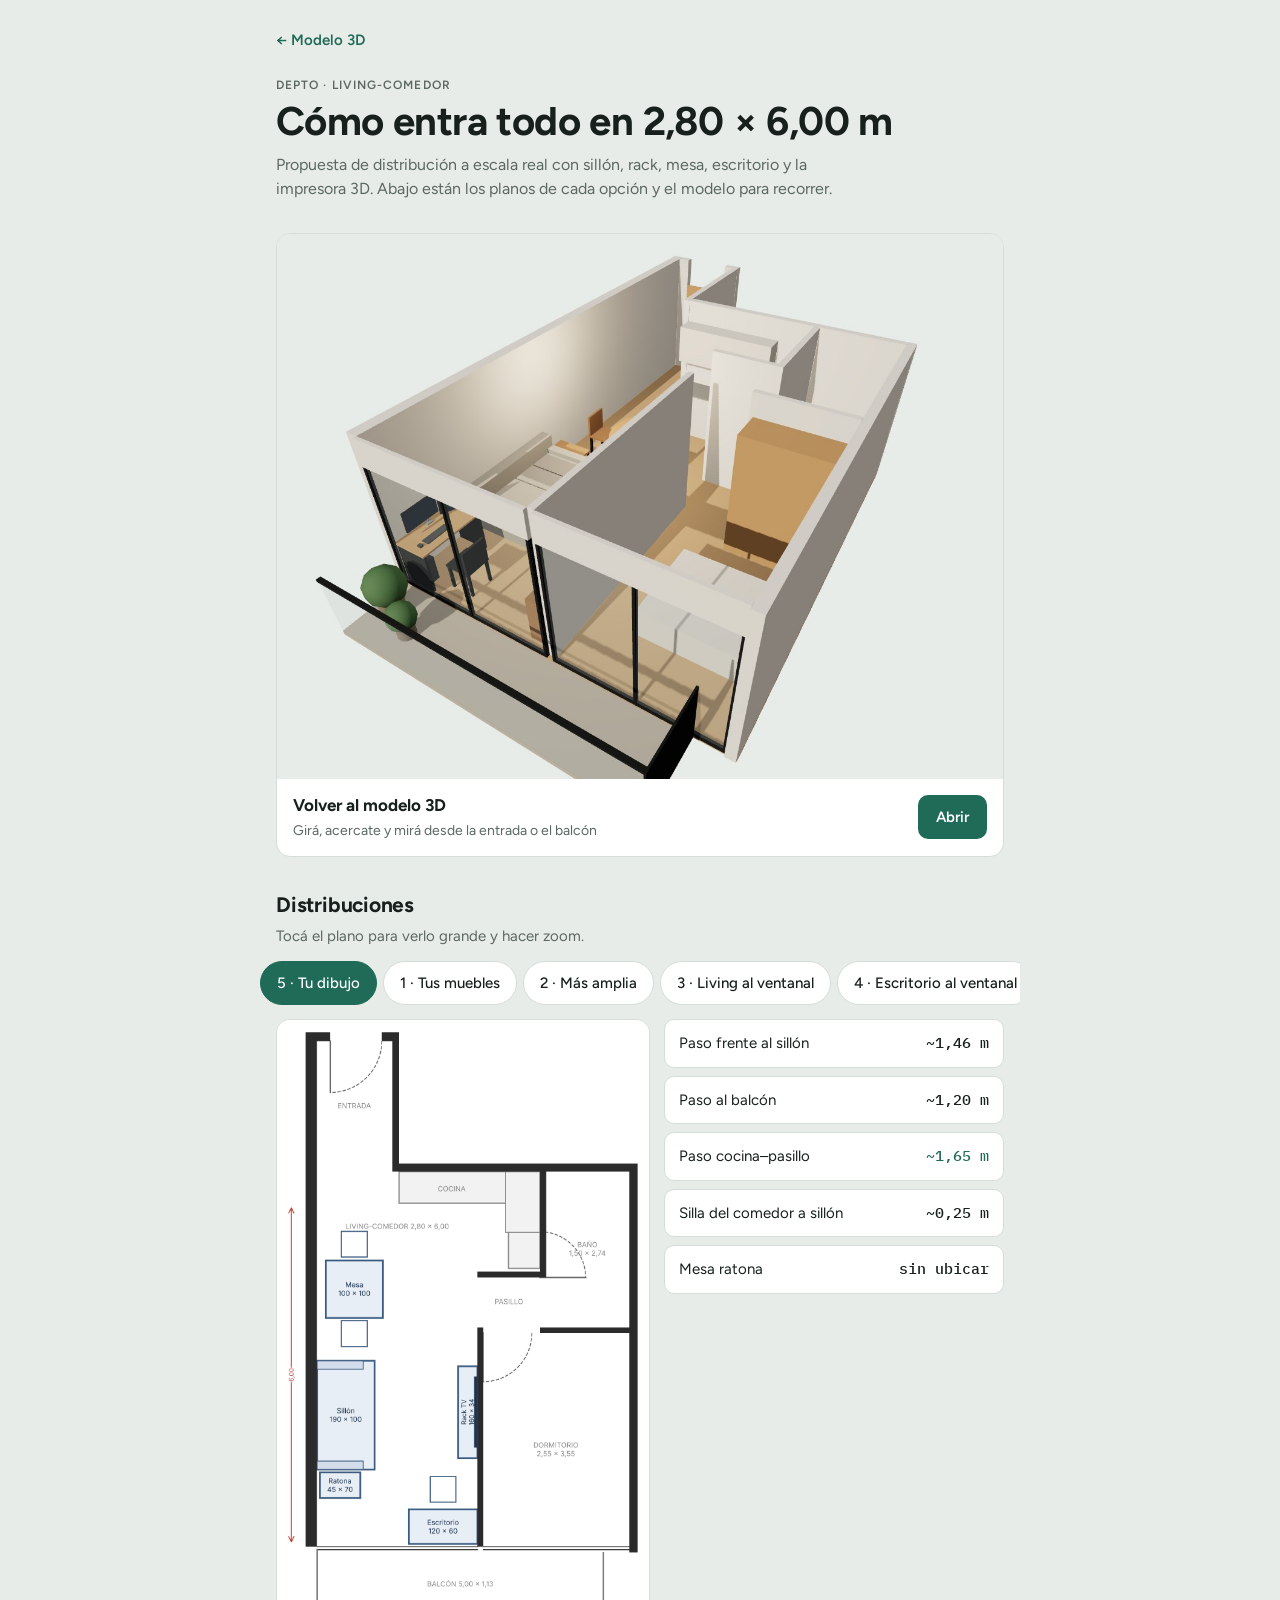
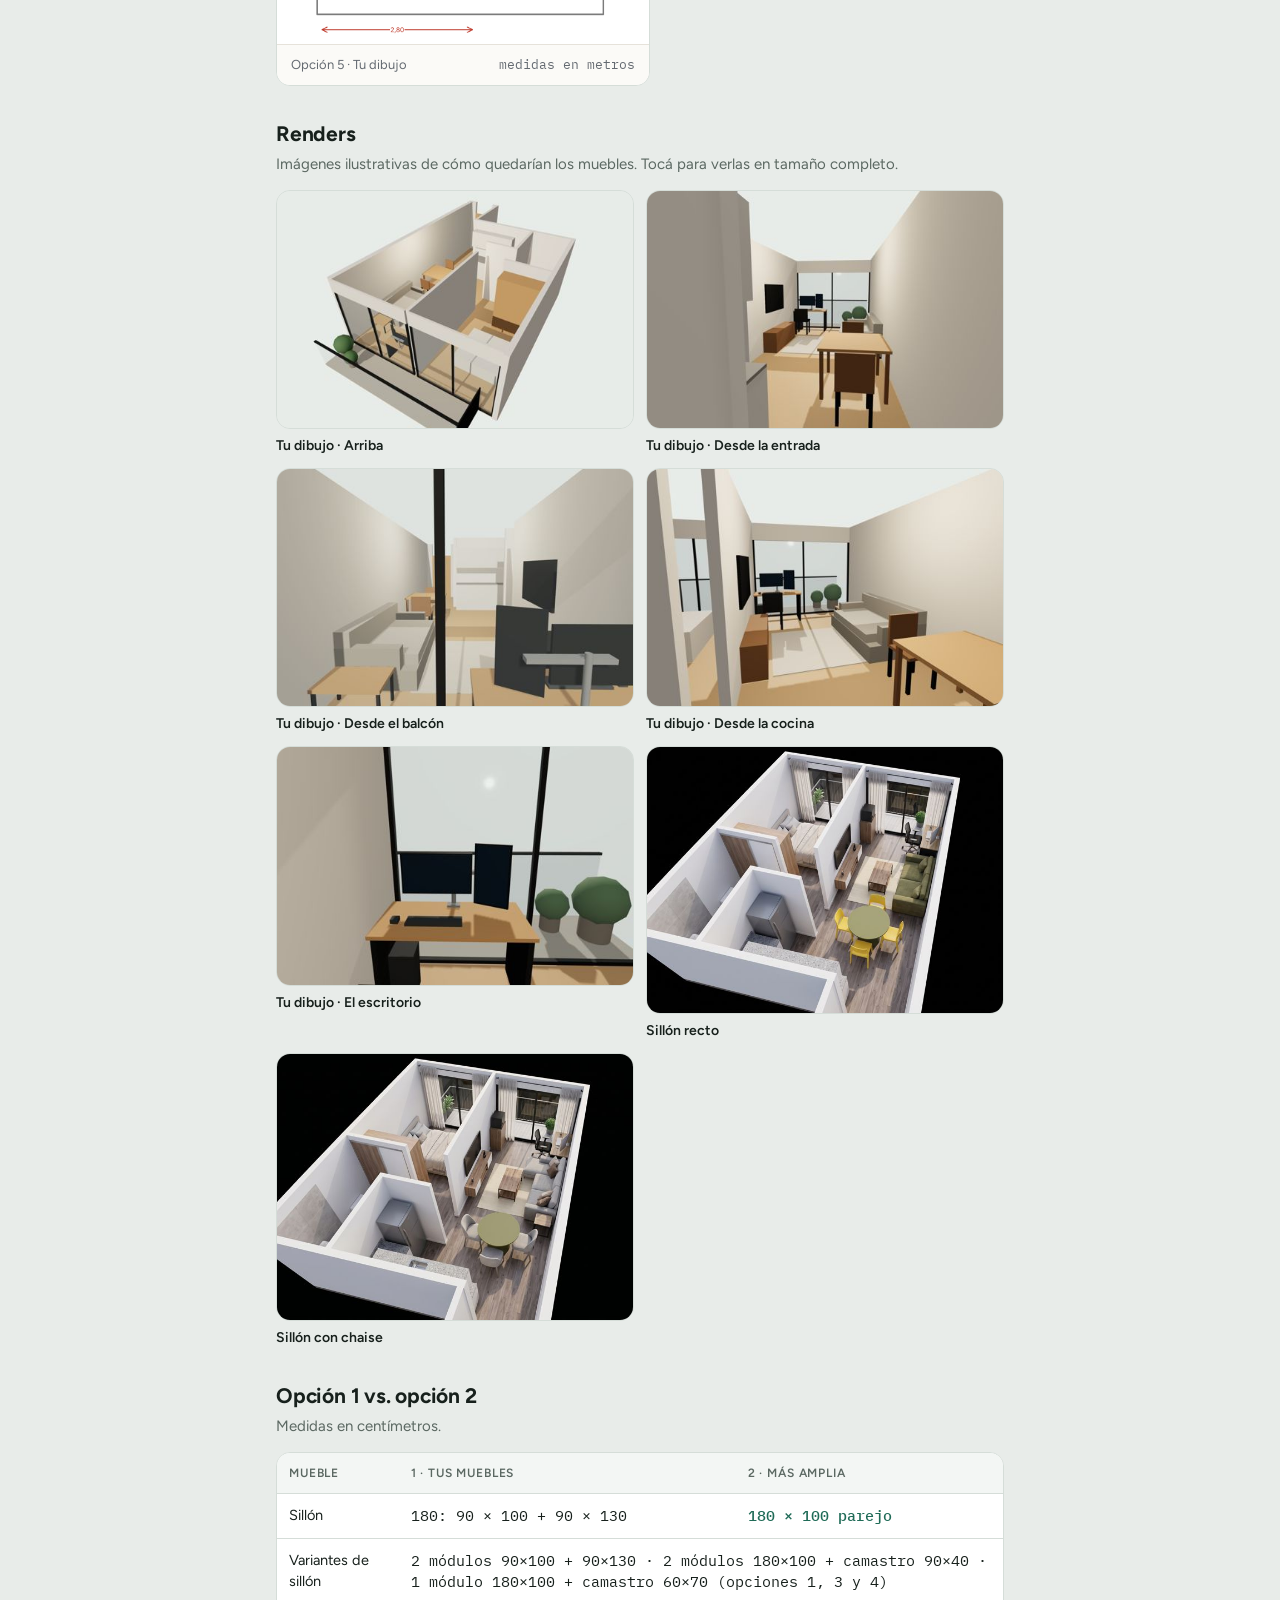
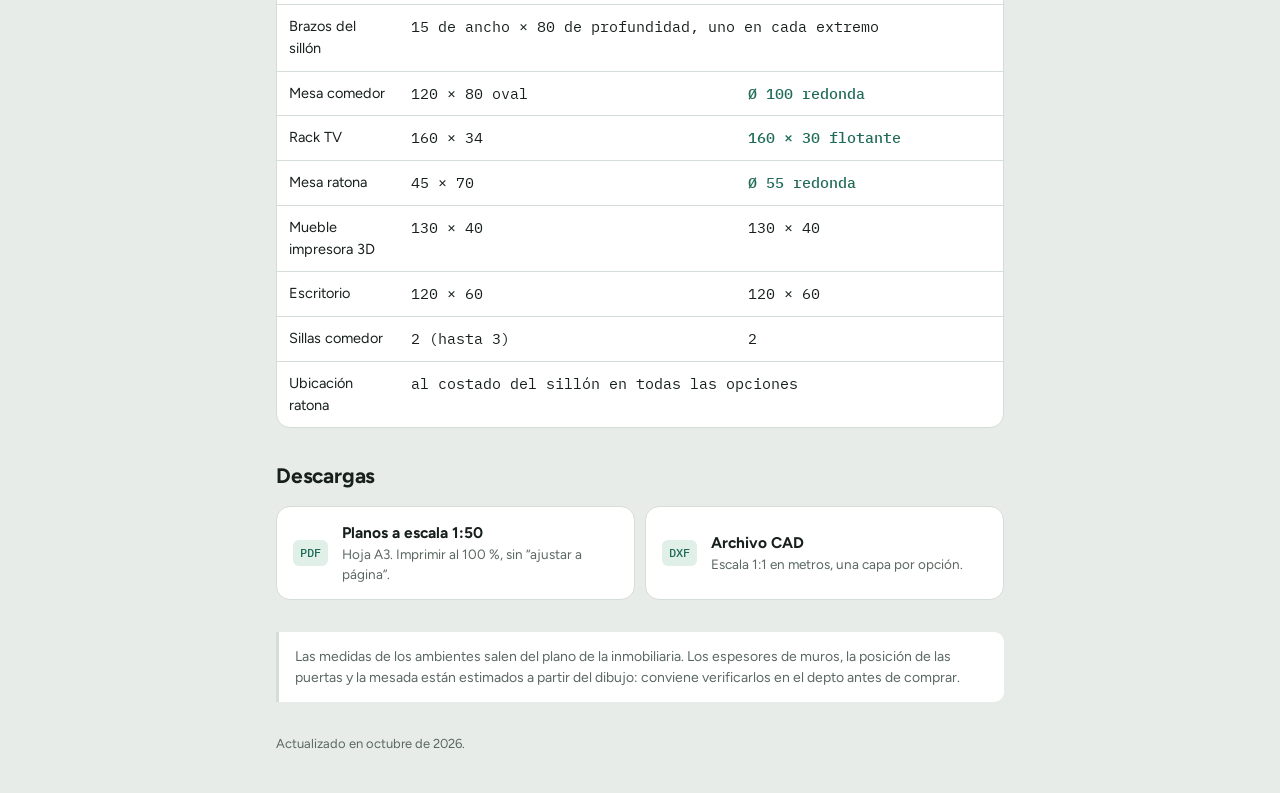
<file: planos.html>
<!doctype html>
<html lang="es-AR">
<head>
<meta charset="utf-8">
<meta name="viewport" content="width=device-width, initial-scale=1, viewport-fit=cover">
<meta name="theme-color" content="#efece5" media="(prefers-color-scheme: light)">
<meta name="theme-color" content="#171a1d" media="(prefers-color-scheme: dark)">
<title>Planos y medidas del depto</title>
<meta name="description" content="Distribución del living-comedor a escala real: planos, modelo 3D y descargas.">
<meta property="og:title" content="Planos del depto · Living-comedor">
<meta property="og:description" content="Distribución a escala real, modelo 3D para recorrer y planos para descargar.">
<meta property="og:type" content="website">
<meta property="og:url" content="https://juanmeliadevelops.github.io/planosDepto/planos.html">
<meta property="og:image" content="https://juanmeliadevelops.github.io/planosDepto/assets/og.jpg">
<meta property="og:image:width" content="1200">
<meta property="og:image:height" content="630">
<meta name="twitter:card" content="summary_large_image">
<link rel="icon" href="assets/icon.svg" type="image/svg+xml">
<link rel="apple-touch-icon" href="assets/apple-touch-icon.png">
<link rel="preconnect" href="https://fonts.googleapis.com">
<link rel="preconnect" href="https://fonts.gstatic.com" crossorigin>
<link rel="stylesheet" href="https://fonts.googleapis.com/css2?family=Figtree:wght@400;500;600;700&family=IBM+Plex+Mono:wght@400;500&display=swap">
<link rel="stylesheet" href="assets/style.css?v=19">
</head>
<body>
<main class="wrap">

  <a class="back" href="./">← Modelo 3D</a>
  <header class="top">
    <p class="eyebrow">Depto · Living-comedor</p>
    <h1>Cómo entra todo en 2,80 × 6,00 m</h1>
    <p class="lede">Propuesta de distribución a escala real con sillón, rack, mesa, escritorio y la impresora 3D. Abajo están los planos de cada opción y el modelo para recorrer.</p>
  </header>

  <a class="hero" href="./">
    <img src="assets/preview-3d.jpg" width="1200" height="900" alt="Vista 3D del living-comedor con el sillón, la mesa redonda y el escritorio junto al ventanal">
    <div class="cta">
      <div>
        <strong>Volver al modelo 3D</strong>
        <span>Girá, acercate y mirá desde la entrada o el balcón</span>
      </div>
      <span class="btn" aria-hidden="true">Abrir</span>
    </div>
  </a>

  <section aria-labelledby="dist-h">
    <div class="section-head">
      <h2 id="dist-h">Distribuciones</h2>
      <p>Tocá el plano para verlo grande y hacer zoom.</p>
    </div>

    <div class="tabs" role="tablist" aria-label="Opciones de distribución">
      <button class="tab" role="tab" id="tab-d" aria-controls="panel-d" aria-selected="true">5 · Tu dibujo</button>
      <button class="tab" role="tab" id="tab-a" aria-controls="panel-a" aria-selected="false" tabindex="-1">1 · Tus muebles</button>
      <button class="tab" role="tab" id="tab-a2" aria-controls="panel-a2" aria-selected="false" tabindex="-1">2 · Más amplia</button>
      <button class="tab" role="tab" id="tab-b" aria-controls="panel-b" aria-selected="false" tabindex="-1">3 · Living al ventanal</button>
      <button class="tab" role="tab" id="tab-c" aria-controls="panel-c" aria-selected="false" tabindex="-1">4 · Escritorio al ventanal</button>
    </div>

    <div class="plan" role="tabpanel" id="panel-d" aria-labelledby="tab-d">
      <figure class="plan-figure">
        <a href="planos/opcion-5.png" target="_blank" rel="noopener"><img src="planos/opcion-5.png" width="1146" height="1922" alt="Plano de la opción 5: mesa cuadrada de 1 × 1 junto a la cocina, sillón de 190 × 100 contra la medianera frente al rack, escritorio en el rincón del ventanal contra el tabique e impresora entre el sillón y el ventanal" loading="lazy"></a>
        <figcaption><span>Opción 5 · Tu dibujo</span><span class="num">medidas en metros</span></figcaption>
      </figure>
      <ul class="facts">
        <li><span>Paso frente al sillón</span><span class="num">~1,46 m</span></li>
        <li><span>Paso al balcón</span><span class="num">~1,20 m</span></li>
        <li class="good"><span>Paso cocina–pasillo</span><span class="num">~1,65 m</span></li>
        <li><span>Silla del comedor a sillón</span><span class="num">~0,25 m</span></li>
        <li><span>Mesa ratona</span><span class="num">sin ubicar</span></li>
      </ul>
    </div>

    <div class="plan" role="tabpanel" id="panel-a" aria-labelledby="tab-a" hidden>
      <div class="seg2 plan-variant" role="group" aria-label="Variante de sillón" data-panel="a">
        <button data-pv="mod" aria-pressed="true"><strong>2 módulos</strong><small>90×100 + 90×130</small></button>
        <button data-pv="cam" aria-pressed="false"><strong>2 módulos + camastro</strong><small>180×100 + 90×40</small></button>
        <button data-pv="uno" aria-pressed="false"><strong>1 módulo + camastro</strong><small>180×100 + 60×70</small></button>
      </div>
      <figure class="plan-figure">
        <a href="planos/opcion-a-original.png" data-mod="planos/opcion-a-original.png" data-uno="planos/opcion-1-uno.png" data-cam="planos/opcion-1-camastro.png" target="_blank" rel="noopener"><img src="planos/opcion-a-original.png" width="1146" height="1922" alt="Plano de la opción A: mesa Oliva ovalada con 2 sillas junto a la cocina, sillón a medida de 180 en dos módulos y ratona al costado, escritorio e impresora junto al ventanal" loading="lazy"></a>
        <figcaption><span>Opción 1 · Tus muebles</span><span class="num">medidas en metros</span></figcaption>
      </figure>
      <ul class="facts" data-pv-list="mod">
        <li><span>Paso frente al sillón</span><span class="num">~1,46 m</span></li>
        <li><span>Paso frente al módulo de 130</span><span class="num">~1,16 m</span></li>
        <li><span>Paso al balcón</span><span class="num">~1,20 m</span></li>
        <li><span>Ratona a silla del comedor</span><span class="num">~0,32 m</span></li>
        <li><span>Frente a la mesada</span><span class="num">0,90 m</span></li>
      </ul>
      <ul class="facts" data-pv-list="cam" hidden>
        <li><span>Paso frente al sillón</span><span class="num">~1,46 m</span></li>
        <li><span>Paso frente al camastro</span><span class="num">~1,06 m</span></li>
        <li><span>Paso al balcón</span><span class="num">~1,20 m</span></li>
        <li><span>Ratona a silla del comedor</span><span class="num">~0,32 m</span></li>
        <li><span>Frente a la mesada</span><span class="num">0,90 m</span></li>
      </ul>
      <ul class="facts" data-pv-list="uno" hidden>
        <li><span>Paso frente al sillón</span><span class="num">~1,46 m</span></li>
        <li><span>Paso frente al camastro</span><span class="num">~0,76 m</span></li>
        <li><span>Paso al balcón</span><span class="num">~1,20 m</span></li>
        <li><span>Ratona a silla del comedor</span><span class="num">~0,32 m</span></li>
        <li><span>Frente a la mesada</span><span class="num">0,90 m</span></li>
      </ul>
    </div>

    <div class="plan" role="tabpanel" id="panel-a2" aria-labelledby="tab-a2" hidden>
      <figure class="plan-figure">
        <a href="planos/opcion-a-ajustada.png" target="_blank" rel="noopener"><img src="planos/opcion-a-ajustada.png" width="1146" height="1922" alt="Plano de la opción A ajustada: mesa redonda junto a la cocina, sillón de 180 × 100 sin chaise, escritorio e impresora junto al ventanal" loading="lazy"></a>
        <figcaption><span>Opción 2 · Más amplia</span><span class="num">medidas en metros</span></figcaption>
      </figure>
      <ul class="facts">
        <li class="good"><span>Paso frente al sillón</span><span class="num">~1,50 m</span></li>
        <li><span>Paso al balcón</span><span class="num">~1,20 m</span></li>
        <li><span>Ratona a silla del comedor</span><span class="num">~0,20 m</span></li>
        <li><span>Frente a la mesada</span><span class="num">0,90 m</span></li>
        <li class="good"><span>Piso libre extra vs. opción 1</span><span class="num">~0,4 m²</span></li>
      </ul>
    </div>

    <div class="plan" role="tabpanel" id="panel-b" aria-labelledby="tab-b" hidden>
      <div class="seg2 plan-variant" role="group" aria-label="Variante de sillón" data-panel="b">
        <button data-pv="mod" aria-pressed="true"><strong>2 módulos</strong><small>90×100 + 90×130</small></button>
        <button data-pv="cam" aria-pressed="false"><strong>2 módulos + camastro</strong><small>180×100 + 90×40</small></button>
        <button data-pv="uno" aria-pressed="false"><strong>1 módulo + camastro</strong><small>180×100 + 60×70</small></button>
      </div>
      <figure class="plan-figure">
        <a href="planos/opcion-b.png" data-mod="planos/opcion-b.png" data-uno="planos/opcion-3-uno.png" data-cam="planos/opcion-3-camastro.png" target="_blank" rel="noopener"><img src="planos/opcion-b.png" width="1146" height="1922" alt="Plano de la opción B: living con el sillón a medida junto al ventanal, escritorio contra el tabique en el medio, comedor junto a la cocina" loading="lazy"></a>
        <figcaption><span>Opción 3 · Living al ventanal</span><span class="num">medidas en metros</span></figcaption>
      </figure>
      <ul class="facts" data-pv-list="mod">
        <li><span>Living junto al ventanal</span><span class="num">mejor luz</span></li>
        <li><span>Paso central (impresora–silla)</span><span class="num">~1,20 m</span></li>
        <li><span>Paso al balcón (frente al módulo de 130)</span><span class="num">~1,16 m</span></li>
        <li><span>Frente a la mesada</span><span class="num">0,90 m</span></li>
      </ul>
      <ul class="facts" data-pv-list="cam" hidden>
        <li><span>Living junto al ventanal</span><span class="num">mejor luz</span></li>
        <li><span>Paso central (impresora–silla)</span><span class="num">~1,20 m</span></li>
        <li><span>Paso al balcón (frente al camastro)</span><span class="num">~1,06 m</span></li>
        <li><span>Frente a la mesada</span><span class="num">0,90 m</span></li>
      </ul>
      <ul class="facts" data-pv-list="uno" hidden>
        <li><span>Living junto al ventanal</span><span class="num">mejor luz</span></li>
        <li><span>Paso central (impresora–silla)</span><span class="num">~1,20 m</span></li>
        <li><span>Paso al balcón (frente al camastro)</span><span class="num">~0,76 m</span></li>
        <li><span>Frente a la mesada</span><span class="num">0,90 m</span></li>
      </ul>
    </div>
    <div class="plan" role="tabpanel" id="panel-c" aria-labelledby="tab-c" hidden>
      <div class="seg2 plan-variant" role="group" aria-label="Variante de sillón" data-panel="c">
        <button data-pv="mod" aria-pressed="true"><strong>2 módulos</strong><small>90×100 + 90×130</small></button>
        <button data-pv="cam" aria-pressed="false"><strong>2 módulos + camastro</strong><small>180×100 + 90×40</small></button>
        <button data-pv="uno" aria-pressed="false"><strong>1 módulo + camastro</strong><small>180×100 + 60×70</small></button>
      </div>
      <figure class="plan-figure">
        <a href="planos/opcion-4.png" data-mod="planos/opcion-4.png" data-uno="planos/opcion-4-uno.png" data-cam="planos/opcion-4-camastro.png" target="_blank" rel="noopener"><img src="planos/opcion-4.png" width="1146" height="1922" alt="Plano de la opción 4: escritorio en el rincón del ventanal mirando al balcón, living corrido hacia la cocina, comedor junto a la cocina" loading="lazy"></a>
        <figcaption><span>Opción 4 · Escritorio al ventanal</span><span class="num">medidas en metros</span></figcaption>
      </figure>
      <ul class="facts" data-pv-list="mod">
        <li class="good"><span>Escritorio mirando al balcón</span><span class="num">sin reflejos</span></li>
        <li><span>Paso al balcón</span><span class="num">~1,20 m</span></li>
        <li><span>Silla de escritorio a sillón</span><span class="num">~0,63 m</span></li>
        <li><span>Paso frente al módulo de 130</span><span class="num">~1,16 m</span></li>
        <li><span>Ratona a silla del comedor</span><span class="num">~0,17 m</span></li>
      </ul>
      <ul class="facts" data-pv-list="cam" hidden>
        <li class="good"><span>Escritorio mirando al balcón</span><span class="num">sin reflejos</span></li>
        <li><span>Paso al balcón</span><span class="num">~1,20 m</span></li>
        <li><span>Silla de escritorio a sillón</span><span class="num">~0,63 m</span></li>
        <li><span>Paso frente al camastro</span><span class="num">~1,06 m</span></li>
        <li><span>Ratona a silla del comedor</span><span class="num">~0,17 m</span></li>
      </ul>
      <ul class="facts" data-pv-list="uno" hidden>
        <li class="good"><span>Escritorio mirando al balcón</span><span class="num">sin reflejos</span></li>
        <li><span>Paso al balcón</span><span class="num">~1,20 m</span></li>
        <li><span>Silla de escritorio a sillón</span><span class="num">~0,63 m</span></li>
        <li><span>Paso frente al camastro</span><span class="num">~0,76 m</span></li>
        <li><span>Ratona a silla del comedor</span><span class="num">~0,17 m</span></li>
      </ul>
    </div>
  </section>

  <section aria-labelledby="renders-h">
    <div class="section-head">
      <h2 id="renders-h">Renders</h2>
      <p>Imágenes ilustrativas de cómo quedarían los muebles. Tocá para verlas en tamaño completo.</p>
    </div>
    <div class="render-grid">
      <figure class="render-fig">
        <a href="renders/tu-dibujo-iso.jpg" target="_blank" rel="noopener"><img src="renders/tu-dibujo-iso-thumb.jpg" width="480" height="320" alt="Vista del modelo 3D de tu dibujo: arriba" loading="lazy"></a>
        <figcaption>Tu dibujo · Arriba</figcaption>
      </figure>
      <figure class="render-fig">
        <a href="renders/tu-dibujo-entrada.jpg" target="_blank" rel="noopener"><img src="renders/tu-dibujo-entrada-thumb.jpg" width="480" height="320" alt="Vista del modelo 3D de tu dibujo: desde la entrada" loading="lazy"></a>
        <figcaption>Tu dibujo · Desde la entrada</figcaption>
      </figure>
      <figure class="render-fig">
        <a href="renders/tu-dibujo-balcon.jpg" target="_blank" rel="noopener"><img src="renders/tu-dibujo-balcon-thumb.jpg" width="480" height="320" alt="Vista del modelo 3D de tu dibujo: desde el balcón" loading="lazy"></a>
        <figcaption>Tu dibujo · Desde el balcón</figcaption>
      </figure>
      <figure class="render-fig">
        <a href="renders/tu-dibujo-cocina.jpg" target="_blank" rel="noopener"><img src="renders/tu-dibujo-cocina-thumb.jpg" width="480" height="320" alt="Vista del modelo 3D de tu dibujo: desde la cocina" loading="lazy"></a>
        <figcaption>Tu dibujo · Desde la cocina</figcaption>
      </figure>
      <figure class="render-fig">
        <a href="renders/tu-dibujo-escritorio.jpg" target="_blank" rel="noopener"><img src="renders/tu-dibujo-escritorio-thumb.jpg" width="480" height="320" alt="Vista del modelo 3D de tu dibujo: el escritorio" loading="lazy"></a>
        <figcaption>Tu dibujo · El escritorio</figcaption>
      </figure>
      <figure class="render-fig">
        <a href="renders/render-1.jpg" target="_blank" rel="noopener"><img src="renders/render-1-thumb.jpg" width="640" height="478" alt="Render del depto con sillón recto verde, mesa redonda y sillas amarillas" loading="lazy"></a>
        <figcaption>Sillón recto</figcaption>
      </figure>
      <figure class="render-fig">
        <a href="renders/render-2.jpg" target="_blank" rel="noopener"><img src="renders/render-2-thumb.jpg" width="640" height="478" alt="Render del depto con sillón gris con chaise, mesa auxiliar y sillas tapizadas" loading="lazy"></a>
        <figcaption>Sillón con chaise</figcaption>
      </figure>
    </div>
  </section>

  <section aria-labelledby="cambios-h">
    <div class="section-head">
      <h2 id="cambios-h">Opción 1 vs. opción 2</h2>
      <p>Medidas en centímetros.</p>
    </div>
    <div class="table-scroll">
      <table>
        <thead><tr><th scope="col">Mueble</th><th scope="col">1 · Tus muebles</th><th scope="col">2 · Más amplia</th></tr></thead>
        <tbody>
          <tr><td>Sillón</td><td class="num">180: 90&nbsp;×&nbsp;100 + 90&nbsp;×&nbsp;130</td><td class="num new">180&nbsp;×&nbsp;100 parejo</td></tr>
          <tr><td>Variantes de sillón</td><td class="num" colspan="2">2 módulos 90×100 + 90×130 · 2 módulos 180×100 + camastro 90×40 · 1 módulo 180×100 + camastro 60×70 (opciones 1, 3 y 4)</td></tr>
          <tr><td>Brazos del sillón</td><td class="num" colspan="2">15 de ancho × 80 de profundidad, uno en cada extremo</td></tr>
          <tr><td>Mesa comedor</td><td class="num">120&nbsp;×&nbsp;80 oval</td><td class="num new">Ø&nbsp;100 redonda</td></tr>
          <tr><td>Rack TV</td><td class="num">160&nbsp;×&nbsp;34</td><td class="num new">160&nbsp;×&nbsp;30 flotante</td></tr>
          <tr><td>Mesa ratona</td><td class="num">45&nbsp;×&nbsp;70</td><td class="num new">Ø&nbsp;55 redonda</td></tr>
          <tr><td>Mueble impresora 3D</td><td class="num">130&nbsp;×&nbsp;40</td><td class="num">130&nbsp;×&nbsp;40</td></tr>
          <tr><td>Escritorio</td><td class="num">120&nbsp;×&nbsp;60</td><td class="num">120&nbsp;×&nbsp;60</td></tr>
          <tr><td>Sillas comedor</td><td class="num">2 (hasta 3)</td><td class="num">2</td></tr>
          <tr><td>Ubicación ratona</td><td class="num" colspan="2">al costado del sillón en todas las opciones</td></tr>
        </tbody>
      </table>
    </div>
  </section>

  <section aria-labelledby="desc-h">
    <div class="section-head">
      <h2 id="desc-h">Descargas</h2>
    </div>
    <div class="downloads">
      <a class="dl" href="descargas/planos-living-1-50-A3.pdf" download>
        <span class="ext">PDF</span>
        <div><strong>Planos a escala 1:50</strong><span>Hoja A3. Imprimir al 100 %, sin “ajustar a página”.</span></div>
      </a>
      <a class="dl" href="descargas/planos-living.dxf" download>
        <span class="ext">DXF</span>
        <div><strong>Archivo CAD</strong><span>Escala 1:1 en metros, una capa por opción.</span></div>
      </a>
    </div>
  </section>

  <p class="note">Las medidas de los ambientes salen del plano de la inmobiliaria. Los espesores de muros, la posición de las puertas y la mesada están estimados a partir del dibujo: conviene verificarlos en el depto antes de comprar.</p>

  <footer>Actualizado en octubre de 2026.</footer>
</main>

<script>
// Pestañas accesibles: clic, flechas y enlace directo (#a2, #a, #b)
(function(){
  var tabs = Array.prototype.slice.call(document.querySelectorAll('[role="tab"]'));
  function select(tab, focus){
    tabs.forEach(function(t){
      var on = t === tab;
      t.setAttribute('aria-selected', on);
      t.tabIndex = on ? 0 : -1;
      document.getElementById(t.getAttribute('aria-controls')).hidden = !on;
    });
    if(focus) tab.focus();
    try{ history.replaceState(null, '', '#' + tab.id.replace('tab-','')); }catch(e){}
  }
  tabs.forEach(function(t, i){
    t.addEventListener('click', function(){ select(t); });
    t.addEventListener('keydown', function(e){
      var d = e.key === 'ArrowRight' ? 1 : e.key === 'ArrowLeft' ? -1 : 0;
      if(d){ e.preventDefault(); select(tabs[(i + d + tabs.length) % tabs.length], true); }
    });
  });
  // variante de sillón dentro de las opciones 1 y 3
  Array.prototype.forEach.call(document.querySelectorAll('.plan-variant'), function(g){
    var panel = g.parentNode;
    Array.prototype.forEach.call(g.querySelectorAll('button'), function(b){
      b.addEventListener('click', function(){
        var v = b.getAttribute('data-pv');
        Array.prototype.forEach.call(g.querySelectorAll('button'), function(x){ x.setAttribute('aria-pressed', x === b); });
        var link = panel.querySelector('a[data-mod]'), img = link.querySelector('img');
        link.href = link.getAttribute('data-' + v); img.src = link.getAttribute('data-' + v);
        Array.prototype.forEach.call(panel.querySelectorAll('[data-pv-list]'), function(ul){ ul.hidden = ul.getAttribute('data-pv-list') !== v; });
      });
    });
  });
  var h = document.getElementById('tab-' + location.hash.slice(1));
  if(h) select(h);
})();
</script>
</body>
</html>
</file>
<file: assets/style.css>
/* Planos del depto — estilos compartidos. Mobile first. */
:root{
  --bg:#e8ece9; --surface:#ffffff; --surface-2:#f3f6f4; --fg:#17201c; --muted:#5b6862; --line:#d5ddd8;
  --accent:#1f6b57; --accent-fg:#ffffff; --accent-soft:#e0efe8; --chip:#f3f6f4;
  --change:#b4621a; --change-soft:#fcefe1; --warn:#a8461f; --warn-soft:#fbe9e2;
  --opt-a:#6a7480; --opt-a2:#1f6b57; --opt-b:#3d5fa8; --opt-c:#a0582a; --opt-d:#7a4fa3;
  --plan-bg:#ffffff;
  --shadow:0 1px 2px rgba(16,24,20,.06),0 8px 28px rgba(16,24,20,.10);
  --font-body:"Figtree",system-ui,-apple-system,"Segoe UI",Roboto,sans-serif;
  --font-data:"IBM Plex Mono",ui-monospace,"SFMono-Regular",Menlo,Consolas,monospace;
  --radius:14px;
  color-scheme:light;
}
@media (prefers-color-scheme: dark){:root{
  --bg:#111614; --surface:#1a211e; --surface-2:#222b27; --fg:#e7eeea; --muted:#9aa8a1; --line:#2e3935;
  --accent:#5cc1a0; --accent-fg:#0c1f19; --accent-soft:#1c362e; --chip:#222b27;
  --change:#e8a463; --change-soft:#3a2a19; --warn:#ee9a7b; --warn-soft:#3b231b;
  --opt-a:#9aa4af; --opt-a2:#5cc1a0; --opt-b:#8fa9e6; --opt-c:#e09a6a; --opt-d:#c3a3e6;
  --shadow:0 1px 2px rgba(0,0,0,.3),0 10px 30px rgba(0,0,0,.35);
  color-scheme:dark}}

*,*::before,*::after{box-sizing:border-box}
html{-webkit-text-size-adjust:100%;text-size-adjust:100%}
body{margin:0;background:var(--bg);color:var(--fg);font-family:var(--font-body);font-size:16px;line-height:1.5;
  -webkit-font-smoothing:antialiased}
img{max-width:100%;height:auto;display:block}
[hidden]{display:none!important}
a{color:var(--accent)}
button,a{-webkit-tap-highlight-color:transparent}
:focus-visible{outline:2px solid var(--accent);outline-offset:2px}
.num{font-family:var(--font-data);font-variant-numeric:tabular-nums}

/* ---------- Página principal ---------- */
.wrap{max-width:760px;margin:0 auto;padding-inline:max(16px,env(safe-area-inset-left,0px));
  padding-block:calc(20px + env(safe-area-inset-top,0px)) calc(40px + env(safe-area-inset-bottom,0px));
  display:flex;flex-direction:column;gap:32px}
.back{align-self:flex-start;font-weight:600;font-size:15px;text-decoration:none;min-height:40px;display:inline-flex;align-items:center;margin-bottom:-16px}
header.top{display:flex;flex-direction:column;gap:6px}
.eyebrow{font-size:12px;letter-spacing:.09em;text-transform:uppercase;color:var(--muted);font-weight:600;margin:0}
h1{font-size:clamp(28px,7.5vw,40px);line-height:1.08;margin:0;font-weight:700;letter-spacing:-.015em;text-wrap:balance}
.lede{margin:4px 0 0;color:var(--muted);max-width:60ch}
h2{font-size:21px;margin:0;font-weight:700;letter-spacing:-.01em;text-wrap:balance}
section{display:flex;flex-direction:column;gap:14px}
.section-head{display:flex;flex-direction:column;gap:4px}
.section-head p{margin:0;color:var(--muted);font-size:15px}

.hero{position:relative;display:block;border-radius:var(--radius);overflow:hidden;background:var(--surface);
  border:1px solid var(--line);text-decoration:none;color:inherit}
.hero img{width:100%;aspect-ratio:4/3;object-fit:cover;background:var(--chip)}
.hero .cta{display:flex;align-items:center;justify-content:space-between;gap:12px;padding:14px 16px}
.hero .cta strong{font-size:17px;display:block}
.hero .cta span{font-size:14px;color:var(--muted)}
.hero .cta .btn{color:var(--accent-fg);font-size:15px}
.btn{display:inline-flex;align-items:center;justify-content:center;gap:8px;min-height:44px;padding:0 18px;border-radius:10px;
  background:var(--accent);color:var(--accent-fg);font-weight:600;font-size:15px;text-decoration:none;border:0;white-space:nowrap}
.btn.secondary{background:var(--chip);color:var(--fg);border:1px solid var(--line)}

.tabs{display:flex;gap:6px;overflow-x:auto;scrollbar-width:none;margin-inline:-16px;padding-inline:16px;scroll-snap-type:x proximity}
.tabs::-webkit-scrollbar{display:none}
.tab{flex:0 0 auto;min-height:44px;padding:0 16px;border-radius:999px;border:1px solid var(--line);background:var(--surface);
  color:var(--fg);font:inherit;font-size:15px;font-weight:500;cursor:pointer;scroll-snap-align:start}
.tab[aria-selected="true"]{background:var(--accent);border-color:var(--accent);color:var(--accent-fg)}
.tab .tab-badge{font-size:11px;font-weight:600;margin-left:6px;opacity:.85}

.plan{display:flex;flex-direction:column;gap:14px}
.plan-figure{margin:0;background:var(--plan-bg);border-radius:var(--radius);border:1px solid var(--line);overflow:hidden}
.plan-figure a{display:block}
.plan-figure img{width:100%;max-width:520px;margin:0 auto}
.plan-figure figcaption{font-size:13px;color:#646a71;padding:10px 14px;border-top:1px solid #e6e2da;background:#fbfaf7;
  display:flex;justify-content:space-between;gap:10px;flex-wrap:wrap}
.facts{display:grid;grid-template-columns:1fr;gap:8px;margin:0;padding:0;list-style:none}
.facts li{background:var(--surface);border:1px solid var(--line);border-radius:10px;padding:12px 14px;display:flex;
  justify-content:space-between;align-items:baseline;gap:12px;font-size:15px}
.facts li .num{font-weight:500;white-space:nowrap}
.facts li.good .num{color:var(--accent)}

.table-scroll{overflow-x:auto;border:1px solid var(--line);border-radius:var(--radius);background:var(--surface)}
table{border-collapse:collapse;width:100%;font-size:14.5px}
th,td{text-align:left;padding:11px 12px;border-bottom:1px solid var(--line);vertical-align:top}
thead th{font-size:12px;letter-spacing:.07em;text-transform:uppercase;color:var(--muted);font-weight:600;background:var(--chip)}
tbody tr:last-child td{border-bottom:0}
td.num{white-space:normal}
@media (max-width:420px){table{font-size:13.5px}th,td{padding:10px 9px}}
td.new{color:var(--accent);font-weight:500}

.downloads{display:grid;grid-template-columns:1fr;gap:10px}
.dl{display:flex;align-items:center;gap:14px;padding:14px 16px;background:var(--surface);border:1px solid var(--line);
  border-radius:var(--radius);text-decoration:none;color:inherit;min-height:64px}
.dl .ext{font-family:var(--font-data);font-size:12px;font-weight:500;background:var(--accent-soft);color:var(--accent);
  border-radius:6px;padding:4px 7px;flex:0 0 auto}
.dl strong{display:block;font-size:15.5px}
.dl span{display:block;font-size:13.5px;color:var(--muted)}
.dl div{min-width:0}

.note{font-size:14px;color:var(--muted);margin:0;padding:14px 16px;border-left:3px solid var(--line);background:var(--surface);border-radius:0 10px 10px 0}
footer{font-size:13px;color:var(--muted)}

@media (min-width:640px){
  .facts{grid-template-columns:1fr 1fr}
  .downloads{grid-template-columns:1fr 1fr}
  .plan{display:grid;grid-template-columns:1.1fr 1fr;align-items:start}
  .plan .facts{grid-template-columns:1fr}
}


/* ---------- Visor 3D (portada) ----------
   Móvil: lienzo arriba + panel inferior. Escritorio (≥960px): lienzo a pantalla completa,
   tarjeta de distribución a la izquierda y tarjeta de planos/descargas a la derecha. */
body.viewer{height:100dvh;overflow:hidden;display:flex;flex-direction:column;overscroll-behavior:none}
.v-stage{position:relative;flex:1 1 auto;min-height:0;touch-action:none;background:var(--bg);isolation:isolate;z-index:0}
.v-stage canvas{display:block;width:100%;height:100%;touch-action:none}
.v-labels{position:absolute;inset:0;pointer-events:none;overflow:hidden}
.fallback{position:absolute;inset:0;display:flex;align-items:center;justify-content:center;padding:24px;text-align:center;color:var(--muted)}

.v-brand{position:absolute;z-index:6;top:calc(12px + env(safe-area-inset-top,0px));left:max(12px,env(safe-area-inset-left,0px));
  display:flex;flex-direction:column;gap:0;pointer-events:none}
.v-brand .eyebrow{font-size:11px}
.v-brand strong{font-size:17px;line-height:1.2}

.v-tools{position:absolute;z-index:6;top:calc(12px + env(safe-area-inset-top,0px));right:max(12px,env(safe-area-inset-right,0px));
  display:flex;gap:8px;align-items:center}
.pill{display:inline-flex;align-items:center;gap:6px;min-height:40px;padding:0 14px;border-radius:999px;background:var(--surface);
  color:var(--fg);border:1px solid var(--line);font:inherit;font-size:14px;font-weight:600;text-decoration:none;cursor:pointer;box-shadow:var(--shadow)}
.pill[aria-pressed="true"]{background:var(--fg);color:var(--surface);border-color:var(--fg)}
.pill svg{width:16px;height:16px;flex:0 0 auto}

.hint{position:absolute;left:50%;bottom:14px;transform:translateX(-50%);background:rgba(17,22,20,.82);color:#fff;font-size:13px;
  padding:8px 14px;border-radius:999px;pointer-events:none;transition:opacity .4s;text-align:center;width:max-content;max-width:calc(100% - 24px)}
.hint.gone{opacity:0}

/* etiquetas sobre los muebles */
.tag3d{font-family:var(--font-body);font-size:11px;font-weight:600;color:#17201c;background:rgba(255,255,255,.92);
  border:1px solid rgba(0,0,0,.12);padding:2px 7px;border-radius:6px;white-space:nowrap;pointer-events:none;line-height:1.35;
  box-shadow:0 1px 3px rgba(0,0,0,.08)}
.tag3d span{font-family:var(--font-data);font-weight:400;color:#56606a;margin-left:5px}
.tag3d.changed{background:#fff4e8;border-color:#e2a46a;color:#7a3e0c}
.tag3d.changed span{color:#9a5a24}
.tag3d.room{background:rgba(255,255,255,.7);font-weight:500;color:#45504b}
.hide-tags .tag3d{display:none}

/* tarjetas */
.card{background:var(--surface);border:1px solid var(--line);border-radius:var(--radius);box-shadow:var(--shadow)}
.card-label{font-size:11px;letter-spacing:.09em;text-transform:uppercase;color:var(--muted);font-weight:700;margin:0}

/* panel principal: distribución */
.dist{flex:0 0 auto;z-index:5;display:flex;flex-direction:column;gap:12px;border-radius:18px 18px 0 0;border-bottom:0;
  padding:14px 0 calc(12px + env(safe-area-inset-bottom,0px));max-height:50dvh;overflow-y:auto;overscroll-behavior:contain}
.dist>*{margin-inline:16px;flex-shrink:0}
.dist-head{display:flex;flex-direction:column;gap:2px}
.dist-head p{margin:0;font-size:12.5px;color:var(--muted)}

.opts{display:grid;grid-template-columns:repeat(2,minmax(0,1fr));gap:8px}
.opt{--c:var(--opt-a);position:relative;display:flex;flex-direction:column;align-items:stretch;gap:7px;text-align:left;padding:8px 8px 10px;
  border-radius:14px;border:1.5px solid var(--line);background:var(--surface-2);color:var(--fg);font:inherit;cursor:pointer;min-width:0;
  transition:border-color .15s,background .15s,transform .15s,box-shadow .15s}
.opt[data-l="A"]{--c:var(--opt-a)} .opt[data-l="A2"]{--c:var(--opt-a2)} .opt[data-l="B"]{--c:var(--opt-b)} .opt[data-l="C"]{--c:var(--opt-c)} .opt[data-l="D"]{--c:var(--opt-d)}
.opt:hover{border-color:color-mix(in srgb,var(--c) 60%,var(--line))}
.opt:active{transform:scale(.97)}
.opt-plan{display:block;border-radius:8px;background:var(--surface);overflow:hidden;line-height:0}
.opt-plan svg{width:100%;height:auto;display:block}
.opt-text{display:flex;flex-direction:column;gap:2px;min-width:0}
.opt .t{display:flex;align-items:flex-start;gap:6px;font-weight:700;font-size:13.5px;line-height:1.2}
.opt-num{flex:0 0 auto;display:inline-grid;place-items:center;width:18px;height:18px;border-radius:50%;font-size:11px;font-weight:700;
  background:color-mix(in srgb,var(--c) 16%,var(--surface));color:var(--c)}
.opt .s{font-size:11.5px;color:var(--muted);line-height:1.3}
.opt-check{position:absolute;top:-7px;right:-7px;width:22px;height:22px;border-radius:50%;background:var(--c);color:#fff;display:grid;place-items:center;
  opacity:0;transform:scale(.6);transition:opacity .15s,transform .15s;box-shadow:0 0 0 2px var(--surface)}
.opt-check svg{width:14px;height:14px}
.opt[aria-pressed="true"]{border-color:var(--c);background:color-mix(in srgb,var(--c) 9%,var(--surface));box-shadow:0 0 0 1px var(--c),0 6px 16px color-mix(in srgb,var(--c) 22%,transparent)}
.opt[aria-pressed="true"] .opt-check{opacity:1;transform:none}
.opt[aria-pressed="true"] .opt-num{background:var(--c);color:#fff}
.opt[aria-pressed="false"] .opt-plan{opacity:.75}

.views-wrap{display:flex;flex-direction:column;gap:6px;margin-inline:0!important}
.mini-label{margin:0 16px;font-size:11px;letter-spacing:.09em;text-transform:uppercase;color:var(--muted);font-weight:700}
.chip-sep{flex:0 0 1px;align-self:stretch;background:var(--line);margin:4px 2px}
.chip.toggle{display:inline-flex;align-items:center;gap:7px}
.chip.toggle .sw{width:26px;height:15px;border-radius:999px;background:var(--line);position:relative;transition:background .15s}
.chip.toggle .sw::after{content:"";position:absolute;top:2px;left:2px;width:11px;height:11px;border-radius:50%;background:#fff;transition:transform .15s}
.chip.toggle[aria-pressed="true"]{background:var(--surface-2);color:var(--fg);border-color:var(--line)}
.chip.toggle[aria-pressed="true"] .sw{background:var(--accent)}
.chip.toggle[aria-pressed="true"] .sw::after{transform:translateX(11px)}

.toast{position:absolute;z-index:3;left:50%;top:calc(64px + env(safe-area-inset-top,0px));transform:translate(-50%,-6px);opacity:0;pointer-events:none;
  background:var(--fg);color:var(--surface);font-size:14px;font-weight:600;padding:9px 16px;border-radius:999px;box-shadow:var(--shadow);
  transition:opacity .2s,transform .2s;white-space:nowrap;max-width:calc(100% - 24px);overflow:hidden;text-overflow:ellipsis}
.toast.show{opacity:1;transform:translate(-50%,0)}
@media (min-width:960px){.toast{left:calc(50% + 190px);top:24px}}

.detail{display:flex;flex-direction:column;gap:12px;--c:var(--opt-a2)}
.detail[data-l="A"]{--c:var(--opt-a)} .detail[data-l="B"]{--c:var(--opt-b)} .detail[data-l="C"]{--c:var(--opt-c)} .detail[data-l="D"]{--c:var(--opt-d)}
.detail-title{display:flex;align-items:center;gap:8px;flex-wrap:wrap}
.detail-title h1{font-size:19px;line-height:1.2;margin:0;font-weight:700;letter-spacing:-.01em}
.badge{display:inline-flex;align-items:center;font-size:11px;font-weight:700;letter-spacing:.04em;text-transform:uppercase;
  padding:3px 8px;border-radius:999px;background:color-mix(in srgb,var(--c) 14%,var(--surface));color:var(--c)}
.detail-desc{margin:0;font-size:14.5px;line-height:1.5;color:var(--fg);text-wrap:pretty}

.metrics{display:grid;grid-template-columns:repeat(2,minmax(0,1fr));gap:8px;margin:0}
.metric{background:var(--surface-2);border-radius:10px;padding:9px 11px;display:flex;flex-direction:column;gap:1px;min-width:0}
.metric dt{font-size:12px;color:var(--muted);line-height:1.3}
.metric dd{margin:0;display:flex;align-items:baseline;gap:6px;flex-wrap:wrap}
.metric .v{font-family:var(--font-data);font-variant-numeric:tabular-nums;font-size:17px;font-weight:500;color:var(--fg)}
.metric .d{font-size:11.5px;font-weight:600;padding:1px 6px;border-radius:999px}
.metric .d.up{background:var(--accent-soft);color:var(--accent)}
.metric .d.tight{background:var(--warn-soft);color:var(--warn)}

.changes{display:flex;flex-direction:column;gap:0;margin:0;padding:0;list-style:none;border:1px solid var(--line);border-radius:12px;overflow:hidden}
.changes li{display:grid;grid-template-columns:minmax(0,1fr) auto;gap:2px 10px;padding:9px 12px;border-top:1px solid var(--line);font-size:14px;align-items:baseline}
.changes li:first-child{border-top:0}
.changes .name{font-weight:600}
.changes .size{font-family:var(--font-data);font-size:12.5px;text-align:right;white-space:nowrap}
.changes .from{color:var(--muted);text-decoration:line-through;text-decoration-color:color-mix(in srgb,var(--muted) 60%,transparent)}
.changes .arrow{color:var(--muted);margin:0 4px}
.changes .to{color:var(--change);font-weight:500}
.changes li.same .size{color:var(--muted)}
.changes-legend{display:flex;align-items:center;gap:6px;font-size:12px;color:var(--muted);margin:-4px 0 0}
.changes-legend i{display:inline-block;width:10px;height:10px;border-radius:3px;background:var(--change-soft);border:1px solid var(--change)}
.note-inline{margin:0;font-size:13px;line-height:1.45;padding:9px 12px;border-radius:10px;background:var(--warn-soft);color:var(--warn)}
.note-inline.good{background:var(--accent-soft);color:var(--accent)}

details.more summary{list-style:none;cursor:pointer;display:flex;align-items:center;justify-content:space-between;min-height:40px;
  font-weight:600;font-size:14px;color:var(--fg);border-top:1px solid var(--line);padding-top:6px}
details.more summary::-webkit-details-marker{display:none}
details.more summary::after{content:"";width:8px;height:8px;border-right:2px solid var(--muted);border-bottom:2px solid var(--muted);transform:rotate(45deg) translateY(-3px);transition:transform .2s}
details.more[open] summary::after{transform:rotate(-135deg) translateY(-2px)}
details.more .more-body{display:flex;flex-direction:column;gap:10px;padding-top:4px}

.views{display:flex;gap:6px;overflow-x:auto;scrollbar-width:none;margin-inline:0!important;padding-inline:16px}
.views::-webkit-scrollbar{display:none}
.chip{flex:0 0 auto;min-height:38px;padding:0 13px;border-radius:999px;border:1px solid var(--line);background:var(--surface-2);color:var(--fg);
  font:inherit;font-size:13.5px;font-weight:500;cursor:pointer}
.chip[aria-pressed="true"]{background:var(--fg);border-color:var(--fg);color:var(--surface)}

/* tarjeta de planos y descargas */
.files{position:absolute;z-index:7;top:calc(60px + env(safe-area-inset-top,0px));right:max(12px,env(safe-area-inset-right,0px));
  width:min(320px,calc(100% - 24px));padding:16px;display:flex;flex-direction:column;gap:12px}
.files h2{font-size:16px;margin:0;line-height:1.25}
.files p{margin:0;font-size:13.5px;color:var(--muted);line-height:1.45}
.btn-main{display:flex;align-items:center;justify-content:space-between;gap:10px;min-height:48px;padding:0 14px;border-radius:11px;
  background:var(--accent);color:var(--accent-fg);font-weight:650;font-size:15px;text-decoration:none}
.btn-main svg{width:18px;height:18px}
.file-row{display:flex;align-items:center;gap:12px;padding:10px 12px;border-radius:11px;border:1px solid var(--line);background:var(--surface-2);
  text-decoration:none;color:var(--fg);min-height:54px}
.file-row .ext{font-family:var(--font-data);font-size:11.5px;font-weight:500;background:var(--accent-soft);color:var(--accent);border-radius:6px;padding:3px 6px;flex:0 0 auto}
.file-row strong{display:block;font-size:14px;line-height:1.25}
.file-row span.sub{display:block;font-size:12px;color:var(--muted);line-height:1.3}
.file-row div{min-width:0}
.files-close{position:absolute;top:8px;right:8px;width:36px;height:36px;border-radius:50%;border:0;background:transparent;color:var(--muted);font-size:22px;line-height:1;cursor:pointer}

/* hoja de controles (celular) */
.sheet-head{display:none}
.show-controls{display:none}
.icon-btn{display:inline-flex;align-items:center;justify-content:center;gap:6px;min-height:36px;padding:0 12px;border-radius:999px;
  border:1px solid var(--line);background:var(--surface-2);color:var(--fg);font:inherit;font-size:13px;font-weight:600;cursor:pointer;flex:0 0 auto}
.icon-btn.round{width:36px;padding:0}
.icon-btn svg{width:16px;height:16px}

@media (max-width:959px){
  body.viewer{display:block}
  .v-stage{position:fixed;inset:0}
  .v-brand{top:calc(10px + env(safe-area-inset-top,0px))}
  .v-brand strong{font-size:16px}
  .pill{min-height:36px;padding:0 12px;font-size:13px}
  .hint{bottom:calc(var(--sheet-h,0px) + 14px);transition:opacity .4s,bottom .3s}

  .dist{position:fixed;left:8px;right:8px;bottom:calc(8px + env(safe-area-inset-bottom,0px));max-height:min(72dvh,640px);
    border-radius:20px;border:1px solid var(--line);padding:0 0 14px;gap:12px;
    transition:transform .32s cubic-bezier(.2,.8,.2,1);will-change:transform}
  .dist .views-wrap{order:2} .dist .detail{order:3}
  .dist .dist-head{display:none}
  .sheet-head{display:flex;flex-direction:column;align-items:stretch;gap:6px;position:sticky;top:0;z-index:2;background:var(--surface);
    padding:8px 12px 2px 16px;margin:0!important;border-radius:20px 20px 0 0;touch-action:none;cursor:grab}
  .grab{align-self:center;width:40px;height:5px;border-radius:3px;background:var(--line)}
  .sheet-bar{display:flex;align-items:center;gap:8px}
  .sheet-title{display:flex;align-items:center;gap:8px;min-width:0;flex:1}
  .sheet-title strong{font-size:16px;white-space:nowrap;overflow:hidden;text-overflow:ellipsis}
  .sheet-title .dot{width:10px;height:10px;border-radius:50%;background:var(--c,var(--opt-a2));flex:0 0 auto}
  .sheet-name-wrap{display:flex;flex-direction:column;min-width:0;line-height:1.15}
  .sheet-kicker{font-size:10.5px;letter-spacing:.08em;text-transform:uppercase;color:var(--muted);font-weight:700}

  .dist[data-state="peek"]{overflow:hidden}
  .dist[data-state="peek"] .detail{display:none}
  .dist[data-state="peek"] .opt .s{display:none}
  .dist[data-state="peek"] .mini-label{display:none}
  .dist .detail-title h1{display:none}
  body:has(.dist[data-state="open"]) .hint{opacity:0}
  .dist[data-state="hidden"]{transform:translateY(calc(100% + 40px));pointer-events:none}

  .show-controls{position:fixed;z-index:6;left:50%;transform:translateX(-50%);bottom:calc(14px + env(safe-area-inset-bottom,0px));
    display:inline-flex;align-items:center;gap:8px;min-height:46px;padding:0 18px;border-radius:999px;border:0;
    background:var(--fg);color:var(--surface);font:inherit;font-size:14.5px;font-weight:650;box-shadow:var(--shadow);cursor:pointer}
  .show-controls svg{width:16px;height:16px}

  .files{box-shadow:0 12px 40px rgba(0,0,0,.22);top:calc(56px + env(safe-area-inset-top,0px))}
  .files.closed{display:none}
}
@media (min-width:960px){
  body.viewer{display:block}
  .v-stage{position:fixed;inset:0}
  .v-brand{left:400px;top:20px}
  .dist{position:fixed;top:16px;left:16px;bottom:16px;width:368px;max-height:none;border-radius:var(--radius);border-bottom:1px solid var(--line);padding:18px 0}
  .files{top:72px;right:16px;width:300px}
  .files.closed{display:flex}
  .dist .views{flex-wrap:wrap;overflow:visible}
  .dist .chip-sep{display:none}
  .files-close,#t-files{display:none}
  .hint{left:calc(50% + 100px)}
}
@media (prefers-reduced-motion:reduce){*{transition:none!important;scroll-behavior:auto!important}}

/* ---------- renders ---------- */
.pill.icon-only{padding:0 12px}
.renders{display:grid;grid-template-columns:1fr 1fr;gap:8px}
.render-thumb{display:flex;flex-direction:column;gap:5px;padding:0;border:0;background:none;color:var(--fg);font:inherit;cursor:pointer;text-align:left;min-width:0}
.render-thumb img{width:100%;aspect-ratio:4/3;object-fit:cover;border-radius:10px;border:1px solid var(--line);background:#111;transition:transform .2s}
.render-thumb:hover img{transform:scale(1.02)}
.render-thumb span{font-size:12.5px;font-weight:600}
.small-note{font-size:12px!important;color:var(--muted);margin:0}
.sep{border:0;border-top:1px solid var(--line);margin:2px 0;width:100%}
.files{max-height:calc(100dvh - 90px);overflow-y:auto}

.lightbox{position:fixed;inset:0;z-index:50;background:#0b0d0c;display:flex;flex-direction:column;color:#fff}
.lb-top{display:flex;align-items:center;gap:12px;padding:calc(10px + env(safe-area-inset-top,0px)) 12px 10px 16px}
.lb-top strong{flex:1;font-size:15px;min-width:0;white-space:nowrap;overflow:hidden;text-overflow:ellipsis}
.lb-count{font-size:13px;color:#b9c2bd}
.lb-btn{width:44px;height:44px;border-radius:50%;border:0;background:rgba(255,255,255,.12);color:#fff;font-size:26px;line-height:1;cursor:pointer;flex:0 0 auto}
.lb-btn:hover{background:rgba(255,255,255,.22)}
.lb-stage{flex:1;min-height:0;display:flex;align-items:center;justify-content:center;padding:0 8px;touch-action:pan-y pinch-zoom}
.lb-stage img{max-width:100%;max-height:100%;object-fit:contain;border-radius:6px;user-select:none;-webkit-user-drag:none}
.lb-nav{position:absolute;top:50%;transform:translateY(-50%);font-size:32px}
.lb-prev{left:12px} .lb-next{right:12px}
.lb-bottom{padding:10px 16px calc(14px + env(safe-area-inset-bottom,0px));text-align:center}
.lb-bottom a{color:#cfe7dc;font-size:14px}
@media (max-width:640px){ .lb-nav{top:auto;bottom:calc(52px + env(safe-area-inset-bottom,0px));transform:none} }
@media (max-width:959px){ .pill.icon-only .pill-text{display:none} .pill.icon-only{width:36px;padding:0;justify-content:center} }
.render-grid{display:grid;grid-template-columns:1fr;gap:12px}
.render-fig{margin:0;display:flex;flex-direction:column;gap:6px}
.render-fig img{width:100%;border-radius:var(--radius);border:1px solid var(--line);background:#111}
.render-fig figcaption{font-size:14px;font-weight:600}
@media (min-width:640px){.render-grid{grid-template-columns:1fr 1fr}}
.opt-plan .room{fill:color-mix(in srgb,var(--c) 5%,var(--surface));stroke:var(--muted);stroke-width:0.06}
.opt-plan .win{stroke:var(--accent);stroke-width:0.14;stroke-linecap:round;opacity:.7}
.opt-plan .pf{fill:color-mix(in srgb,var(--muted) 35%,var(--surface))}
.opt-plan .pf.soft{fill:color-mix(in srgb,var(--muted) 22%,var(--surface))}
.opt-plan .pf.main{fill:var(--c)}
.opt-plan .pf.desk{fill:color-mix(in srgb,var(--c) 45%,var(--surface))}

/* variante de sillón */
.sofa-switch{display:flex;flex-direction:column;gap:6px;margin-inline:0!important}
.sofa-switch .mini-label{margin:0 16px}
.seg2{display:grid;grid-auto-flow:column;grid-auto-columns:minmax(0,1fr);gap:4px;padding:4px;margin:0 16px;border-radius:12px;background:var(--surface-2);border:1px solid var(--line)}
.seg2 button{display:flex;flex-direction:column;align-items:flex-start;gap:1px;min-height:44px;padding:6px 10px;border:0;border-radius:9px;background:transparent;
  color:var(--fg);font:inherit;text-align:left;cursor:pointer;min-width:0}
.seg2 button strong{font-size:13px;font-weight:650;line-height:1.2}
.seg2 button small{font-size:11px;color:var(--muted);line-height:1.2}
.seg2 button[aria-pressed="true"]{background:var(--surface);box-shadow:0 1px 3px rgba(0,0,0,.12),0 0 0 1px var(--line)}
@media (max-width:959px){
  .dist .sofa-switch{order:1}
  .dist[data-state="peek"] .sofa-switch .mini-label{display:none}
  .dist[data-state="peek"] .seg2 button small{display:none}
  .dist[data-state="peek"] .seg2 button{min-height:38px;justify-content:center}
}
.plan-variant{margin:0;grid-column:1/-1}

/* 4 opciones: en el celular, fila deslizable */
@media (max-width:959px){
  .opts{display:flex;overflow-x:auto;scroll-snap-type:x mandatory;scrollbar-width:none;margin-inline:0!important;padding:8px 16px 4px;gap:8px}
  .opts::-webkit-scrollbar{display:none}
  .opt{flex:0 0 132px;scroll-snap-align:start}
}

/* opción 5 a todo el ancho en computadora: plano a la izquierda, texto a la derecha */
@media (min-width:960px){
  .opt-wide{grid-column:1/-1;flex-direction:row;align-items:center}
  .opt-wide .opt-plan{flex:0 0 46%}
}

/* tira de vistas del modelo */
.render-strip{display:flex;gap:8px;overflow-x:auto;overflow-y:hidden;scrollbar-width:none;padding:0 0 6px;scroll-snap-type:x proximity;flex-shrink:0;min-height:max-content}
.render-strip::-webkit-scrollbar{display:none}
.render-strip .render-thumb{flex:0 0 116px;scroll-snap-align:start}
.render-strip .render-thumb span{line-height:1.35;white-space:nowrap;padding-bottom:1px}
.render-strip .render-thumb img{aspect-ratio:3/2}
.files{overflow-x:hidden}
</file>
